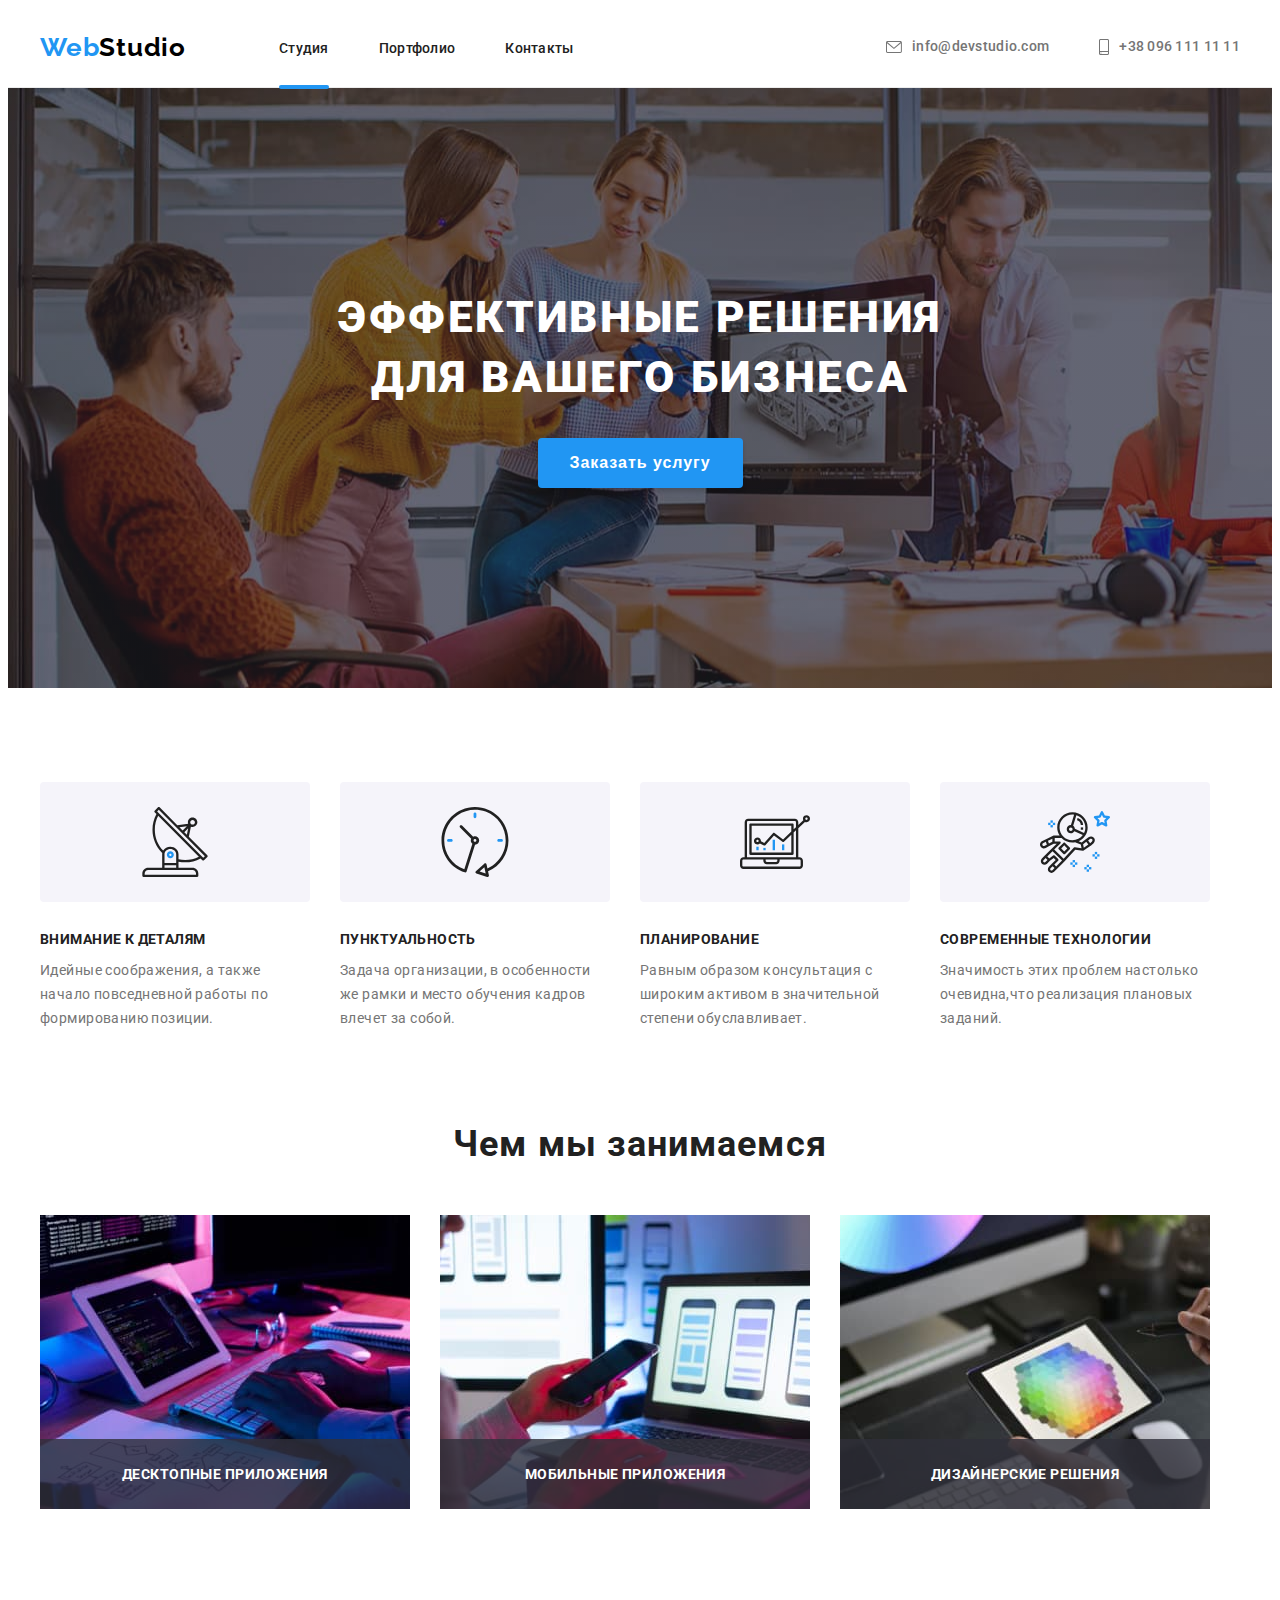
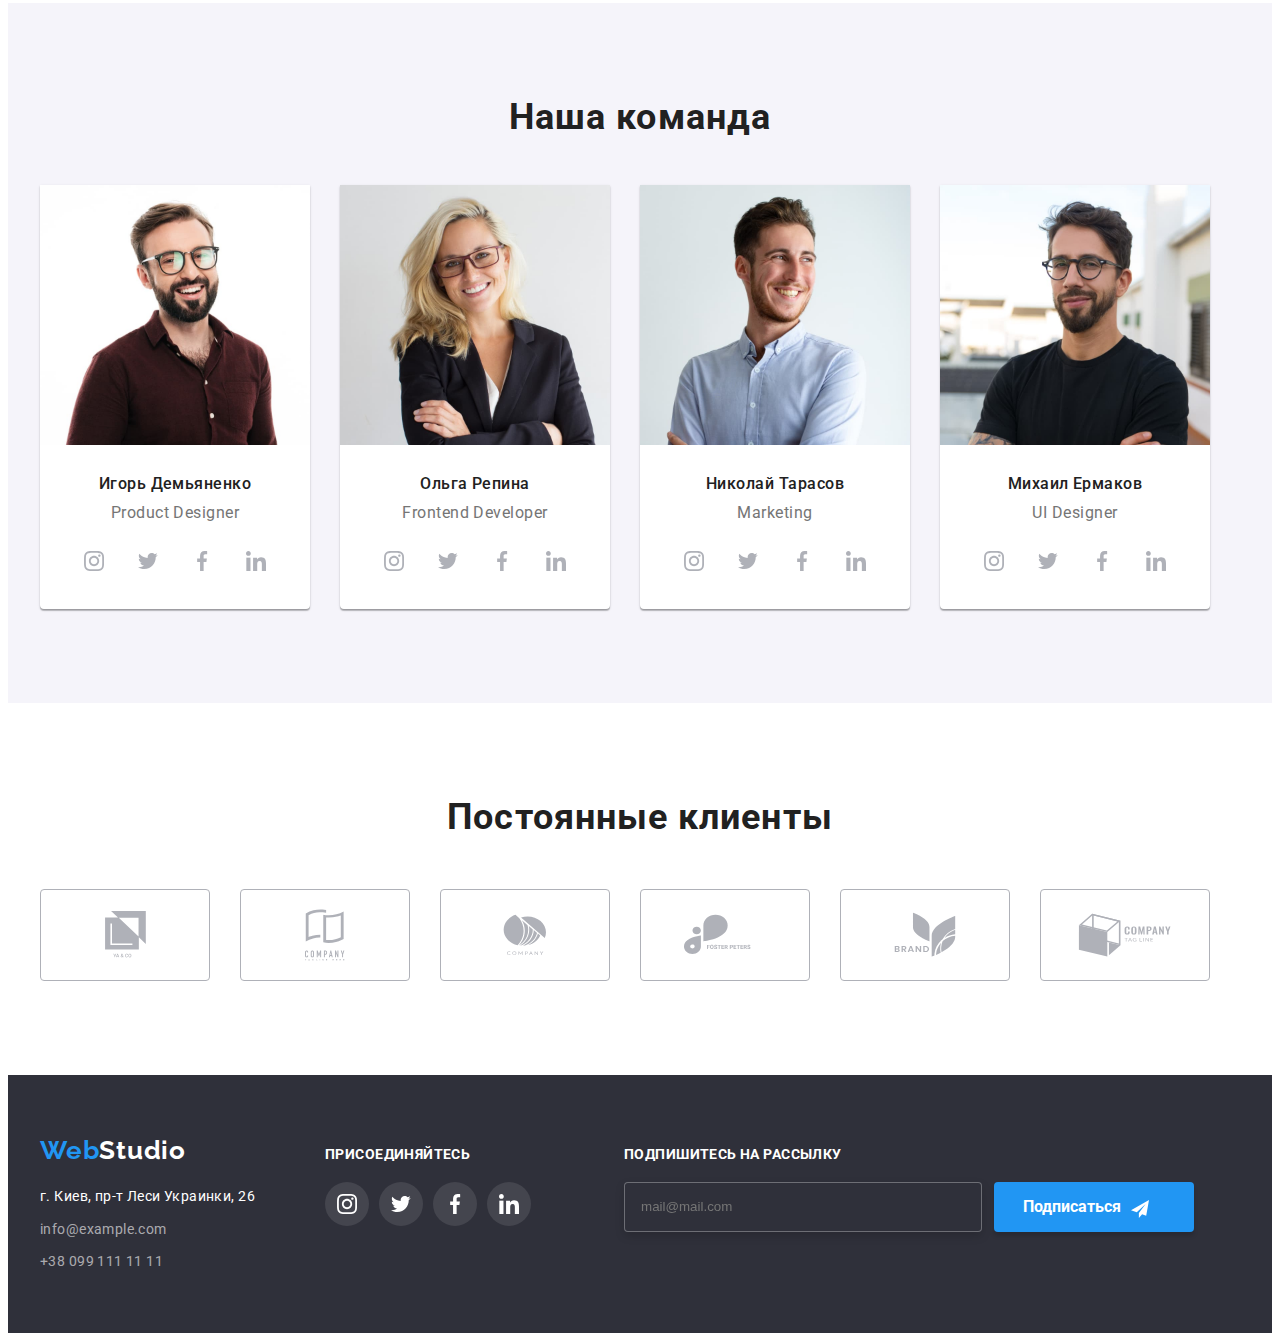
<file: index.html>
<!DOCTYPE html>
<html lang="ru">
  <head>
    <meta charset="UTF-8" />
    <meta http-equiv="X-UA-Compatible" content="IE=edge" />
    <meta name="viewport" content="width=device-width, initial-scale=1.0" />
    <title lang="en">WebStudio</title>
    <link rel="preconnect" href="https://fonts.gstatic.com" />
    <link
      href="https://fonts.googleapis.com/css2?family=Raleway:wght@700&family=Roboto:wght@400;500;700;900&display=swap"
      rel="stylesheet"
    />
    <link
      rel="stylesheet"
      href="https://cdnjs.cloudflare.com/ajax/libs/modern-normalize/1.1.0/modern-normalize.min.css"
      integrity="sha512-wpPYUAdjBVSE4KJnH1VR1HeZfpl1ub8YT/NKx4PuQ5NmX2tKuGu6U/JRp5y+Y8XG2tV+wKQpNHVUX03MfMFn9Q=="
      crossorigin="anonymous"
      referrerpolicy="no-referrer"
    />
    <link
      rel="stylesheet"
      href="https://cdnjs.cloudflare.com/ajax/libs/animate.css/4.1.1/animate.min.css"
    />
    <link rel="stylesheet" href="./css/styles.css" />
  </head>
  <body>
    <!--Hader-->
    <header class="header">
      <div class="container header-container">
        <nav class="navigation">
          <a class="logo link" href="./" lang="en"><span class="logo-type">Web</span>Studio</a>
          <ul class="menu list">
            <li class="menu-item">
              <a class="menu-link curent link" href="./index.html">Студия</a>
            </li>
            <li class="menu-item">
              <a class="menu-link link" href="./portfolio.html">Портфолио</a>
            </li>
            <li class="menu-item">
              <a class="menu-link link" href="">Контакты</a>
            </li>
          </ul>
        </nav>
        <ul class="contacts-list list">
          <li class="contacts-mail-tel">
            <a class="contacts-mail link" href="mailto:info@devstudio.com">
              <svg class="icon-contact" width="16px" height="12px">
                <use href="./images/icons.svg#icon-mail"></use>
              </svg>
              info@devstudio.com</a
            >
          </li>
          <li class="contacts-mail-tel">
            <a class="contacts-phone-number link" href="tel:+380961111111">
              <svg class="icon-contact" width="10px" height="16px">
                <use href="./images/icons.svg#icon-smartphone"></use>
              </svg>
              +38 096 111 11 11</a
            >
          </li>
        </ul>
      </div>
    </header>
    <!--HeroSection-->
    <main>
      <section class="hero">
        <div class="container">
          <h1 class="hero-title">
            Эффективные решения<br />
            для вашего бизнеса
          </h1>

          <button class="modal-btn" type="button" data-modal-open>Заказать услугу</button>
        </div>
      </section>
      <!--Advantages-->
      <section class="advantages">
        <div class="container advantages-container">
          <h2 class="advantages-title visually-hidden">Преимущества</h2>
          <ul class="advantages-list list">
            <li class="advantages-list-item">
              <div class="icon-group">
                <svg width="70px" height="70px">
                  <use href="./images/icons.svg#icon-antenna"></use>
                </svg>
              </div>
              <h3 class="advantages-title-item">Внимание к деталям</h3>
              <p class="advantages-text">
                Идейные соображения, а также<br />
                начало повседневной работы по<br />
                формированию позиции.
              </p>
            </li>
            <li class="advantages-list-item">
              <div class="icon-group">
                <svg width="70px" height="70px">
                  <use href="./images/icons.svg#icon-clock"></use>
                </svg>
              </div>
              <h3 class="advantages-title-item">Пунктуальность</h3>
              <p class="advantages-text">
                Задача организации, в особенности<br />
                же рамки и место обучения кадров<br />
                влечет за собой.
              </p>
            </li>
            <li class="advantages-list-item">
              <div class="icon-group">
                <svg width="70px" height="70px">
                  <use href="./images/icons.svg#icon-diagram"></use>
                </svg>
              </div>
              <h3 class="advantages-title-item">Планирование</h3>
              <p class="advantages-text">
                Равным образом консультация с<br />
                широким активом в значительной<br />
                степени обуславливает.
              </p>
            </li>
            <li class="advantages-list-item">
              <div class="icon-group">
                <svg width="70px" height="70px">
                  <use href="./images/icons.svg#icon-astronaut"></use>
                </svg>
              </div>
              <h3 class="advantages-title-item">Современные технологии</h3>
              <p class="advantages-text">
                Значимость этих проблем настолько<br />
                очевидна,что реализация плановых<br />
                заданий.
              </p>
            </li>
          </ul>
        </div>
      </section>
      <!--About As-->
      <section class="about-as">
        <div class="container">
          <h2 class="about-as-title">Чем мы занимаемся</h2>
          <ul class="about-as-list list">
            <li class="about-as-item">
              <article class="product">
                <img src="./images/about-as/pic1.jpg" alt="Верстка" width="370" height="294" />
                <div class="product-thumb">
                  <h3 class="products-actions-title">Десктопные приложения</h3>
                </div>
              </article>
            </li>
            <li class="about-as-item">
              <article class="product">
                <img src="./images/about-as/pic2.jpg" alt="Дизайн" width="370" height="294" />
                <div class="product-thumb">
                  <h3 class="products-actions-title">Мобильные приложения</h3>
                </div>
              </article>
            </li>
            <li class="about-as-item">
              <article class="product">
                <img src="./images/about-as/pic3.jpg" alt="Оформление" width="370" height="294" />
                <div class="product-thumb">
                  <h3 class="products-actions-title">Дизайнерские решения</h3>
                </div>
              </article>
            </li>
          </ul>
        </div>
      </section>
      <!--Our Team-->
      <section class="our-team">
        <div class="our-team-container container">
          <h2 class="our-team-title">Наша команда</h2>
          <ul class="our-team-list list">
            <li class="our-team-item">
              <img src="./images/team/igor.jpg" alt="Игорь Демьяненко" width="270" height="260" />
              <div class="people">
                <h3 class="our-team-people">Игорь Демьяненко</h3>
                <p class="our-team-text" lang="en">Product Designer</p>
                <ul class="social-list list">
                  <li class="social-list-item">
                    <a href="" class="social-list-link link">
                      <svg class="social-list-icon" width="20px" height="20px">
                        <use href="./images/icons.svg#icon-instagram"></use>
                      </svg>
                    </a>
                  </li>
                  <li class="social-list-item">
                    <a href="" class="social-list-link link">
                      <svg class="social-list-icon" width="20px" height="20px">
                        <use href="./images/icons.svg#icon-twitter"></use>
                      </svg>
                    </a>
                  </li>
                  <li class="social-list-item">
                    <a href="" class="social-list-link link">
                      <svg class="social-list-icon" width="20px" height="20px">
                        <use href="./images/icons.svg#icon-facebook"></use>
                      </svg>
                    </a>
                  </li>
                  <li class="social-list-item">
                    <a href="" class="social-list-link link">
                      <svg class="social-list-icon" width="20px" height="20px">
                        <use href="./images/icons.svg#icon-linkedin"></use>
                      </svg>
                    </a>
                  </li>
                </ul>
              </div>
            </li>
            <li class="our-team-item">
              <img src="./images/team/olga.jpg" alt="Ольга Репина" width="270" height="260" />
              <div class="people">
                <h3 class="our-team-people">Ольга Репина</h3>
                <p class="our-team-text" lang="en">Frontend Developer</p>
                <ul class="social-list list">
                  <li class="social-list-item">
                    <a href="" class="social-list-link link">
                      <svg class="social-list-icon" width="20px" height="20px">
                        <use href="./images/icons.svg#icon-instagram"></use>
                      </svg>
                    </a>
                  </li>
                  <li class="social-list-item">
                    <a href="" class="social-list-link link">
                      <svg class="social-list-icon" width="20px" height="20px">
                        <use href="./images/icons.svg#icon-twitter"></use>
                      </svg>
                    </a>
                  </li>
                  <li class="social-list-item">
                    <a href="" class="social-list-link link">
                      <svg class="social-list-icon" width="20px" height="20px">
                        <use href="./images/icons.svg#icon-facebook"></use>
                      </svg>
                    </a>
                  </li>
                  <li class="social-list-item">
                    <a href="" class="social-list-link link">
                      <svg class="social-list-icon" width="20px" height="20px">
                        <use href="./images/icons.svg#icon-linkedin"></use>
                      </svg>
                    </a>
                  </li>
                </ul>
              </div>
            </li>
            <li class="our-team-item">
              <img src="./images/team/nikolaj.jpg" alt="Николай Тарасов" width="270" height="260" />
              <div class="people">
                <h3 class="our-team-people">Николай Тарасов</h3>
                <p class="our-team-text" lang="en">Marketing</p>
                <ul class="social-list list">
                  <li class="social-list-item">
                    <a href="" class="social-list-link link">
                      <svg class="social-list-icon" width="20px" height="20px">
                        <use href="./images/icons.svg#icon-instagram"></use>
                      </svg>
                    </a>
                  </li>
                  <li class="social-list-item">
                    <a href="" class="social-list-link link">
                      <svg class="social-list-icon" width="20px" height="20px">
                        <use href="./images/icons.svg#icon-twitter"></use>
                      </svg>
                    </a>
                  </li>
                  <li class="social-list-item">
                    <a href="" class="social-list-link link">
                      <svg class="social-list-icon" width="20px" height="20px">
                        <use href="./images/icons.svg#icon-facebook"></use>
                      </svg>
                    </a>
                  </li>
                  <li class="social-list-item">
                    <a href="" class="social-list-link link">
                      <svg class="social-list-icon" width="20px" height="20px">
                        <use href="./images/icons.svg#icon-linkedin"></use>
                      </svg>
                    </a>
                  </li>
                </ul>
              </div>
            </li>
            <li class="our-team-item">
              <img src="./images/team/mihail.jpg" alt="Михаил Ермаков" width="270" height="260" />
              <div class="people">
                <h3 class="our-team-people">Михаил Ермаков</h3>
                <p class="our-team-text" lang="en">UI Designer</p>
                <ul class="social-list list">
                  <li class="social-list-item">
                    <a href="" class="social-list-link link">
                      <svg class="social-list-icon" width="20px" height="20px">
                        <use href="./images/icons.svg#icon-instagram"></use>
                      </svg>
                    </a>
                  </li>
                  <li class="social-list-item">
                    <a href="" class="social-list-link link">
                      <svg class="social-list-icon" width="20px" height="20px">
                        <use href="./images/icons.svg#icon-twitter"></use>
                      </svg>
                    </a>
                  </li>
                  <li class="social-list-item">
                    <a href="" class="social-list-link link">
                      <svg class="social-list-icon" width="20px" height="20px">
                        <use href="./images/icons.svg#icon-facebook"></use>
                      </svg>
                    </a>
                  </li>
                  <li class="social-list-item">
                    <a href="" class="social-list-link link">
                      <svg class="social-list-icon" width="20px" height="20px">
                        <use href="./images/icons.svg#icon-linkedin"></use>
                      </svg>
                    </a>
                  </li>
                </ul>
              </div>
            </li>
          </ul>
        </div>
      </section>
      <!--OurPartners-->
      <section class="our-partners">
        <div class="container our-partners-container">
          <h2 class="our-partners-title">Постоянные клиенты</h2>
          <ul class="our-partners-list list">
            <li class="our-partners-item">
              <a href="" class="our-partners-list-link">
                <svg class="icon-partners" width="41px" height="46.7px">
                  <use href="./images/icons.svg#icon-group"></use>
                </svg>
              </a>
            </li>
            <li class="our-partners-item">
              <a href="" class="our-partners-list-link">
                <svg class="icon-partners" width="40px" height="52px">
                  <use href="./images/icons.svg#icon-group-2"></use>
                </svg>
              </a>
            </li>
            <li class="our-partners-item">
              <a href="" class="our-partners-list-link">
                <svg class="icon-partners" width="43.46px" height="41.18px">
                  <use href="./images/icons.svg#icon-group-3"></use>
                </svg>
              </a>
            </li>
            <li class="our-partners-item">
              <a href="" class="our-partners-list-link">
                <svg class="icon-partners" width="84.44px" height="40.62px">
                  <use href="./images/icons.svg#icon-group-4"></use>
                </svg>
              </a>
            </li>
            <li class="our-partners-item">
              <a href="" class="our-partners-list-link">
                <svg class="icon-partners" width="62.54px" height="45.43px">
                  <use href="./images/icons.svg#icon-group-5"></use>
                </svg>
              </a>
            </li>
            <li class="our-partners-item">
              <a href="" class="our-partners-list-link">
                <svg class="icon-partners" width="93.79px" height="43.93px">
                  <use href="./images/icons.svg#icon-group-6"></use>
                </svg>
              </a>
            </li>
          </ul>
        </div>
      </section>
      <!--EndOurPartners-->
    </main>
    <!--Footer-->
    <footer class="footer">
      <div class="flex-footer container">
        <div class="footer-contacts">
          <h2 class="contacts visually-hidden">Контакты</h2>
          <a class="logo-footer link" href="./" lang="en"
            ><span class="logo-type-footer">Web</span>Studio</a
          >
          <address class="address">
            <ul class="address-list list">
              <li class="address-item">
                <a
                  class="address-company link"
                  href="https://goo.gl/maps/BbPh7oP68rW8EFUw8"
                  target="_blank"
                  rel="noopener noreferrer"
                  >г. Киев, пр-т Леси Украинки, 26</a
                >
              </li>
              <li class="address-item">
                <a class="address-mail link" href="mailto:info@example.com">info@example.com</a>
              </li>
              <li class="address-item">
                <a class="address-phone link" href="tel:+380991111111">+38 099 111 11 11</a>
              </li>
            </ul>
          </address>
        </div>
        <div class="footer-link">
          <h2 class="footer-title">присоединяйтесь</h2>
          <ul class="footer-social-list list">
            <li class="footer-social-item">
              <a href="" class="footer-social-link link">
                <svg class="social-list-icon" width="20px" height="20px">
                  <use href="./images/icons.svg#icon-instagram"></use>
                </svg>
              </a>
            </li>
            <li class="footer-social-item">
              <a href="" class="footer-social-link link">
                <svg class="social-list-icon" width="20px" height="20px">
                  <use href="./images/icons.svg#icon-twitter"></use>
                </svg>
              </a>
            </li>
            <li class="footer-social-item">
              <a href="" class="footer-social-link link">
                <svg class="social-list-icon" width="20px" height="20px">
                  <use href="./images/icons.svg#icon-facebook"></use>
                </svg>
              </a>
            </li>
            <li class="footer-social-item">
              <a href="" class="footer-social-link link">
                <svg class="social-list-icon" width="20px" height="20px">
                  <use href="./images/icons.svg#icon-linkedin"></use>
                </svg>
              </a>
            </li>
          </ul>
        </div>
        <div class="footer-form">
          <h2 class="form-title">Подпишитесь на рассылку</h2>
          <form class="form js-subscribe-form" autocomplete="off">
            <input
              class="input-form"
              type="text"
              name="email"
              placeholder="mail@mail.com"
              required
            />
            <button class="form-btn" type="submit">
              Подписаться
              <span class="icon-form-btn">
                <svg width="18px" height="18px">
                  <use href="./images/icons.svg#icon-iconsend"></use>
                </svg>
              </span>
            </button>
          </form>
        </div>
      </div>
    </footer>
    <div class="backdrop is-hidden" data-modal>
      <div class="modal-window">
        <button class="button-close" data-modal-close>
          <svg width="24px" height="24px">
            <use href="./images/icons.svg#icon-close"></use>
          </svg>
        </button>
        <h3 class="modal-window-form-title">Оставьте свои данные, мы вам перезвоним</h3>
        <form class="modal-window-form js-modal-form" autocomplete="off">
          <div class="form-field">
            <label class="form-label" for="name">Имя</label>
            <input
              class="input-form-decor"
              type="text"
              name="name"
              id="name"
              placeholder="Oleksandr"
              required
              minlength="2"
              autocomplete="none"
            />
            <span class="modal-icon-svg">
              <svg width="18px" height="18px">
                <use href="./images/icons.svg#icon-person"></use>
              </svg>
            </span>
          </div>
          <div class="form-field">
            <label class="form-label" for="tel">Телефон</label>
            <input
              class="input-form-decor"
              type="tel"
              name="tel"
              id="tel"
              placeholder="067-000-00-00"
              required
              pattern="[0-9]{3}-[0-9]{3}-[0-9]{2}-[0-9]{2}"
              title="067-000-00-00"
              autocomplete="none"
            />
            <span class="modal-icon-svg">
              <svg width="18px" height="18px">
                <use href="./images/icons.svg#icon-phone"></use>
              </svg>
            </span>
          </div>
          <div class="form-field">
            <label class="form-label" for="mail">Почта</label>
            <input
              class="input-form-decor"
              type="email"
              name="email"
              id="mail"
              placeholder="mail@mail.com"
              required
              autocomplete="none"
            />
            <span class="modal-icon-svg">
              <svg width="18px" height="18px">
                <use href="./images/icons.svg#icon-email"></use>
              </svg>
            </span>
          </div>
          <div class="form-field">
            <label class="form-label" for="comment">Комментарий</label>
            <textarea
              class="text-area-decor"
              name="comment"
              id="comment"
              placeholder="Введите текст"
            ></textarea>
          </div>

          <div class="accept">
            <label class="label-accept" for="accept">
              <input
                class="checkbox-input"
                type="checkbox"
                name="accept"
                value="accept"
                id="accept"
              />
              <span class="checkbox-icon"></span>
              Соглашаюсь с рассылкой и принимаю
              <a class="link form-link-pdf" href="">Условия договора</a>
            </label>
          </div>

          <button class="modal-form-btn" type="submit">Отправить</button>
        </form>
      </div>
    </div>
    <script src="./js/modal.js"></script>
    <script src="./js/js-subscribe-form.js"></script>
    <script src="./js/js-modal-form.js"></script>
  </body>
</html>
</file>
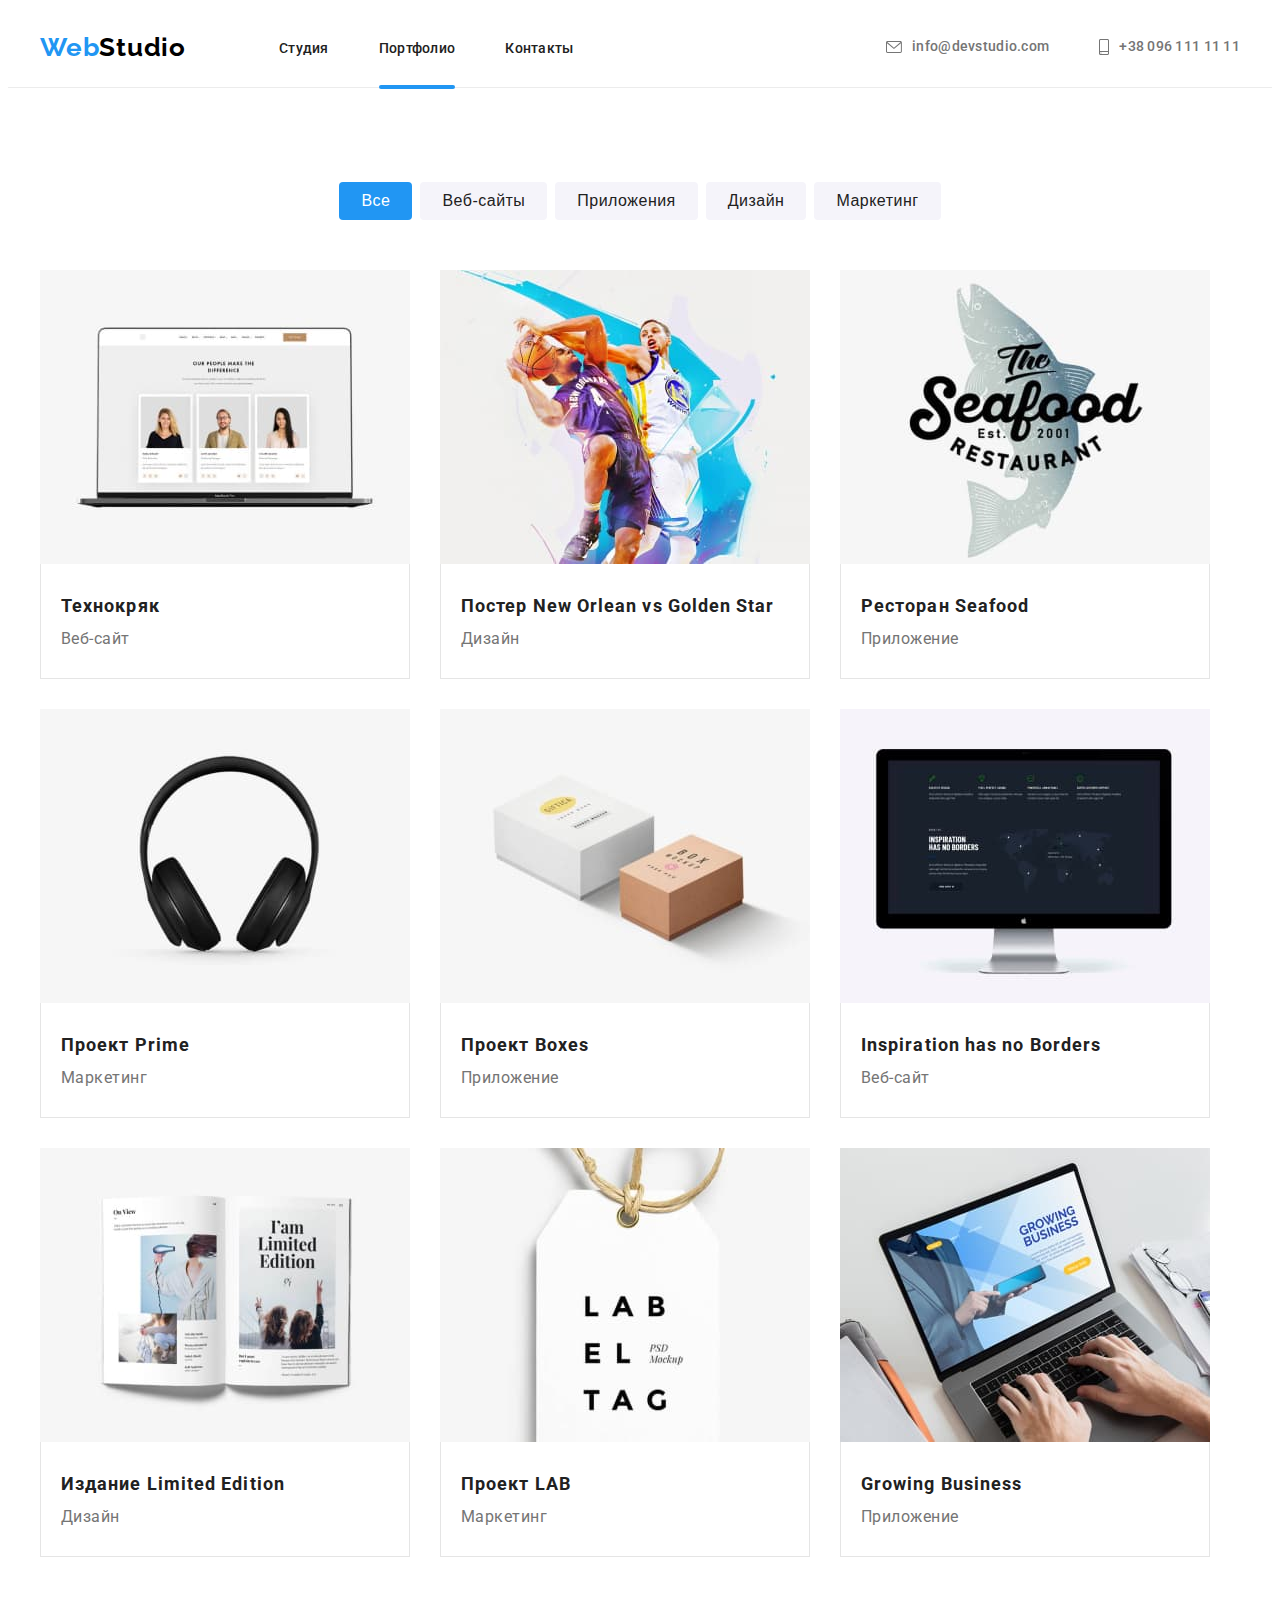
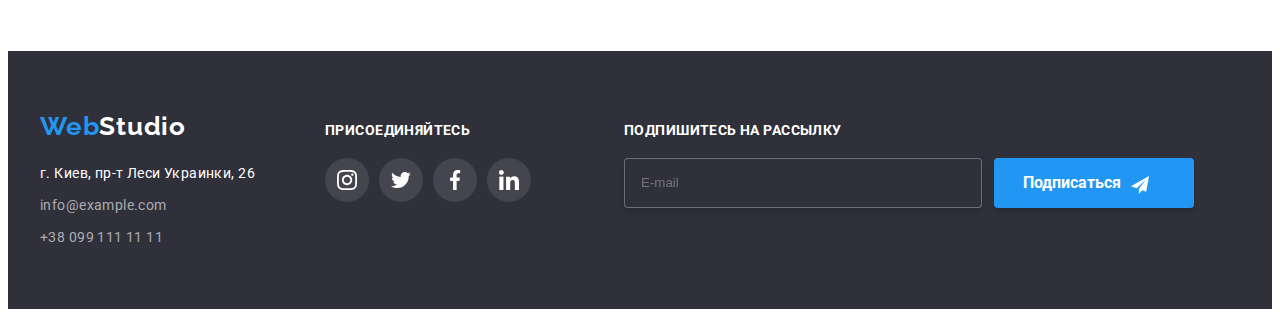
<file: portfolio.html>
<!DOCTYPE html>
<html lang="ru">
  <head>
    <meta charset="UTF-8" />
    <meta http-equiv="X-UA-Compatible" content="IE=edge" />
    <meta name="viewport" content="width=device-width, initial-scale=1.0" />
    <title>Портфолио</title>
    <link rel="preconnect" href="https://fonts.gstatic.com" />
    <link
      href="https://fonts.googleapis.com/css2?family=Raleway:wght@700&family=Roboto:wght@400;500;700;900&display=swap"
      rel="stylesheet"
    />
    <link
      rel="stylesheet"
      href="https://cdnjs.cloudflare.com/ajax/libs/modern-normalize/1.1.0/modern-normalize.min.css"
      integrity="sha512-wpPYUAdjBVSE4KJnH1VR1HeZfpl1ub8YT/NKx4PuQ5NmX2tKuGu6U/JRp5y+Y8XG2tV+wKQpNHVUX03MfMFn9Q=="
      crossorigin="anonymous"
      referrerpolicy="no-referrer"
    />
    <link
      rel="stylesheet"
      href="https://cdnjs.cloudflare.com/ajax/libs/animate.css/4.1.1/animate.min.css"
    />
    <link rel="stylesheet" href="./css/styles.css" />
  </head>
  <body>
    <!--Hader-->
    <header class="header">
      <div class="container header-container">
        <nav class="navigation">
          <a class="logo link" href="./" lang="en"><span class="logo-type">Web</span>Studio</a>
          <ul class="menu list">
            <li class="menu-item">
              <a class="menu-link link" href="./index.html">Студия</a>
            </li>
            <li class="menu-item">
              <a class="menu-link curent link" href="./portfolio.html">Портфолио</a>
            </li>
            <li class="menu-item">
              <a class="menu-link link" href="">Контакты</a>
            </li>
          </ul>
        </nav>
        <ul class="contacts-list list">
          <li class="contacts-mail-tel">
            <a class="contacts-mail link" href="mailto:info@devstudio.com">
              <svg class="icon-contact" width="16px" height="12px">
                <use href="./images/icons.svg#icon-mail"></use>
              </svg>
              info@devstudio.com</a
            >
          </li>
          <li class="contacts-mail-tel">
            <a class="contacts-phone-number link" href="tel:+380961111111">
              <svg class="icon-contact" width="10px" height="16px">
                <use href="./images/icons.svg#icon-smartphone"></use>
              </svg>
              +38 096 111 11 11</a
            >
          </li>
        </ul>
      </div>
    </header>
    <!--Portfolio-->
    <main>
      <section class="main-container-portfolio">
        <div class="container">
          <h1 class="portfolio-title visually-hidden">Портфолио</h1>
          <ul class="porfolio-list list">
            <li class="portfolio-item portfolio-btn-item">
              <button class="portfolio-btn curent" type="button">Все</button>
            </li>
            <li class="portfolio-item portfolio-btn-item">
              <button class="portfolio-btn" type="button">Веб-сайты</button>
            </li>
            <li class="portfolio-item portfolio-btn-item">
              <button class="portfolio-btn" type="button">Приложения</button>
            </li>
            <li class="portfolio-item portfolio-btn-item">
              <button class="portfolio-btn" type="button">Дизайн</button>
            </li>
            <li class="portfolio-item portfolio-btn-item">
              <button class="portfolio-btn" type="button">Маркетинг</button>
            </li>
          </ul>
          <ul class="portfolio-projects list">
            <li class="portfolio-item portfolio-item-card">
              <article class="portfolio-product">
                <a class="link portfolio-link-overlay" href="">
                  <div class="portfolio-thumb">
                    <img
                      src="./images/portfolio/технокряк.jpg"
                      alt="Технокряк"
                      width="370"
                      height="294"
                    />
                    <div class="overlay">
                      <p class="portfolio-thumb-text">
                        Технокряк это современная площадка распространения коронавируса. Компании
                        используют эту платформу для цифрового шпионажа и атак на защищённые сервера
                        конкурентов.
                      </p>
                    </div>
                  </div>
                  <div class="card">
                    <h3 class="portfolio-title-item">Технокряк</h3>
                    <p class="portfolio-text">Веб-сайт</p>
                  </div>
                </a>
              </article>
            </li>
            <li class="portfolio-item portfolio-item-card">
              <article class="portfolio-product">
                <a class="link portfolio-link-overlay" href="">
                  <div class="portfolio-thumb">
                    <img
                      src="./images/portfolio/neworleanvsgoldenstar.jpg"
                      alt="Постер New Orlean vs Golden Star"
                      width="370"
                      height="294"
                    />
                    <p class="portfolio-thumb-text">
                      Технокряк это современная площадка распространения коронавируса. Компании
                      используют эту платформу для цифрового шпионажа и атак на защищённые сервера
                      конкурентов.
                    </p>
                  </div>
                  <div class="card">
                    <h3 class="portfolio-title-item">
                      Постер <span lang="en">New Orlean vs Golden Star</span>
                    </h3>
                    <p class="portfolio-text">Дизайн</p>
                  </div>
                </a>
              </article>
            </li>
            <li class="portfolio-item portfolio-item-card">
              <article class="portfolio-product">
                <a class="link portfolio-link-overlay" href="">
                  <div class="portfolio-thumb">
                    <img
                      src="./images/portfolio/seafood.jpg"
                      alt="Ресторан Seafood"
                      width="370"
                      height="294"
                    />
                    <p class="portfolio-thumb-text">
                      Технокряк это современная площадка распространения коронавируса. Компании
                      используют эту платформу для цифрового шпионажа и атак на защищённые сервера
                      конкурентов.
                    </p>
                  </div>
                  <div class="card">
                    <h3 class="portfolio-title-item">Ресторан <span lang="en">Seafood</span></h3>
                    <p class="portfolio-text">Приложение</p>
                  </div>
                </a>
              </article>
            </li>
            <li class="portfolio-item portfolio-item-card">
              <article class="portfolio-product">
                <a class="link portfolio-link-overlay" href="">
                  <div class="portfolio-thumb">
                    <img
                      src="./images/portfolio/prime.jpg"
                      alt="Проект Prime"
                      width="370"
                      height="294"
                    />
                    <p class="portfolio-thumb-text">
                      Технокряк это современная площадка распространения коронавируса. Компании
                      используют эту платформу для цифрового шпионажа и атак на защищённые сервера
                      конкурентов.
                    </p>
                  </div>
                  <div class="card">
                    <h3 class="portfolio-title-item">Проект <span lang="en">Prime</span></h3>
                    <p class="portfolio-text">Маркетинг</p>
                  </div>
                </a>
              </article>
            </li>
            <li class="portfolio-item portfolio-item-card">
              <article class="portfolio-product">
                <a class="link portfolio-link-overlay" href="">
                  <div class="portfolio-thumb">
                    <img
                      src="./images/portfolio/boxes.jpg"
                      alt="Проект Boxes"
                      width="370"
                      height="294"
                    />
                    <p class="portfolio-thumb-text">
                      Технокряк это современная площадка распространения коронавируса. Компании
                      используют эту платформу для цифрового шпионажа и атак на защищённые сервера
                      конкурентов.
                    </p>
                  </div>
                  <div class="card">
                    <h3 class="portfolio-title-item">Проект <span lang="en">Boxes</span></h3>
                    <p class="portfolio-text">Приложение</p>
                  </div>
                </a>
              </article>
            </li>
            <li class="portfolio-item portfolio-item-card">
              <article class="portfolio-product">
                <a class="link portfolio-link-overlay" href="">
                  <div class="portfolio-thumb">
                    <img
                      src="./images/portfolio/borders.jpg"
                      alt="Inspiration has no Borders"
                      width="370"
                      height="294"
                    />
                    <p class="portfolio-thumb-text">
                      Технокряк это современная площадка распространения коронавируса. Компании
                      используют эту платформу для цифрового шпионажа и атак на защищённые сервера
                      конкурентов.
                    </p>
                  </div>
                  <div class="card">
                    <h3 class="portfolio-title-item" lang="en">Inspiration has no Borders</h3>
                    <p class="portfolio-text">Веб-сайт</p>
                  </div>
                </a>
              </article>
            </li>
            <li class="portfolio-item portfolio-item-card">
              <article class="portfolio-product">
                <a class="link portfolio-link-overlay" href="">
                  <div class="portfolio-thumb">
                    <img
                      src="./images/portfolio/limitededition.jpg"
                      alt="Издание Limited Edition"
                      width="370"
                      height="294"
                    />
                    <p class="portfolio-thumb-text">
                      Технокряк это современная площадка распространения коронавируса. Компании
                      используют эту платформу для цифрового шпионажа и атак на защищённые сервера
                      конкурентов.
                    </p>
                  </div>
                  <div class="card">
                    <h3 class="portfolio-title-item">
                      Издание <span lang="en">Limited Edition</span>
                    </h3>
                    <p class="portfolio-text">Дизайн</p>
                  </div>
                </a>
              </article>
            </li>
            <li class="portfolio-item portfolio-item-card">
              <article class="portfolio-product">
                <a class="link portfolio-link-overlay" href="">
                  <div class="portfolio-thumb">
                    <img
                      src="./images/portfolio/lab.jpg"
                      alt="Проект LAB"
                      width="370"
                      height="294"
                    />
                    <p class="portfolio-thumb-text">
                      Технокряк это современная площадка распространения коронавируса. Компании
                      используют эту платформу для цифрового шпионажа и атак на защищённые сервера
                      конкурентов.
                    </p>
                  </div>
                  <div class="card">
                    <h3 class="portfolio-title-item">Проект <span lang="en">LAB</span></h3>
                    <p class="portfolio-text">Маркетинг</p>
                  </div>
                </a>
              </article>
            </li>
            <li class="portfolio-item portfolio-item-card">
              <article class="portfolio-product">
                <a class="link portfolio-link-overlay" href="">
                  <div class="portfolio-thumb">
                    <img
                      src="./images/portfolio/growingbusiness.jpg"
                      alt="Inspiration has no Borders"
                      width="370"
                      height="294"
                    />
                    <p class="portfolio-thumb-text">
                      Технокряк это современная площадка распространения коронавируса. Компании
                      используют эту платформу для цифрового шпионажа и атак на защищённые сервера
                      конкурентов.
                    </p>
                  </div>
                  <div class="card">
                    <h3 class="portfolio-title-item" lang="en">Growing Business</h3>
                    <p class="portfolio-text">Приложение</p>
                  </div>
                </a>
              </article>
            </li>
          </ul>
        </div>
      </section>
    </main>
    <!--Footer-->
    <footer class="footer">
      <div class="flex-footer container">
        <div class="footer-contacts">
          <h2 class="contacts visually-hidden">Контакты</h2>
          <a class="logo-footer link" href="./" lang="en"
            ><span class="logo-type-footer">Web</span>Studio</a
          >
          <address class="address">
            <ul class="address-list list">
              <li class="address-item">
                <a
                  class="address-company link"
                  href="https://goo.gl/maps/BbPh7oP68rW8EFUw8"
                  target="_blank"
                  rel="noopener noreferrer"
                  >г. Киев, пр-т Леси Украинки, 26</a
                >
              </li>
              <li class="address-item">
                <a class="address-mail link" href="mailto:info@example.com">info@example.com</a>
              </li>
              <li class="address-item">
                <a class="address-phone link" href="tel:+380991111111">+38 099 111 11 11</a>
              </li>
            </ul>
          </address>
        </div>
        <div class="footer-link">
          <h2 class="footer-title">присоединяйтесь</h2>
          <ul class="footer-social-list list">
            <li class="footer-social-item">
              <a href="" class="footer-social-link link">
                <svg class="social-list-icon" width="20px" height="20px">
                  <use href="./images/icons.svg#icon-instagram"></use>
                </svg>
              </a>
            </li>
            <li class="footer-social-item">
              <a href="" class="footer-social-link link">
                <svg class="social-list-icon" width="20px" height="20px">
                  <use href="./images/icons.svg#icon-twitter"></use>
                </svg>
              </a>
            </li>
            <li class="footer-social-item">
              <a href="" class="footer-social-link link">
                <svg class="social-list-icon" width="20px" height="20px">
                  <use href="./images/icons.svg#icon-facebook"></use>
                </svg>
              </a>
            </li>
            <li class="footer-social-item">
              <a href="" class="footer-social-link link">
                <svg class="social-list-icon" width="20px" height="20px">
                  <use href="./images/icons.svg#icon-linkedin"></use>
                </svg>
              </a>
            </li>
          </ul>
        </div>
        <div class="footer-form">
          <h2 class="form-title">Подпишитесь на рассылку</h2>
          <form class="form js-subscribe-form" autocomplete="off">
            <input class="input-form" type="text" name="email" placeholder="E-mail" />
            <button class="form-btn" type="submit">
              Подписаться
              <span class="icon-form-btn">
                <svg width="18px" height="18px">
                  <use href="./images/icons.svg#icon-iconsend"></use>
                </svg>
              </span>
            </button>
          </form>
        </div>
      </div>
    </footer>
    <script src="./js/js-subscribe-form.js"></script>
  </body>
</html>
</file>
<file: css/styles.css>
/*--------------------Variables--------------------*/
:root {
  --main-font: 'Roboto', sans-serif;
  --secondary-font: 'Raleway', sans-serif;
  --accent-color: #2196f3;
  --portfolio-btn: #f5f4fa;
  --timing-function: cubic-bezier(0.4, 0, 0.2, 1);
}

/*-------------------End Variables----------------*/
/*------------------Link List Decor---------------*/
.link {
  text-decoration: none;
}
.list {
  list-style: none;
}
.visually-hidden {
  position: absolute;
  width: 1px;
  height: 1px;
  margin: -1px;
  border: 0;
  padding: 0;

  white-space: nowrap;
  clip-path: inset(100%);
  clip: rect(0 0 0 0);
  overflow: hidden;
}
/*--------------------End Decor--------------------*/

/*---------------------Reset-----------------------*/
h1,
h2,
h3,
h4,
h5,
h6,
p {
  margin-top: 0;
  margin-bottom: 0;
}
ul,
ol {
  margin-top: 0;
  margin-bottom: 0;
  padding-left: 0;
}

img {
  display: block;
  max-width: 100%;
}
/*---------------------EndReset-----------------------*/

/*----------------------Container---------------------*/

.container {
  width: 1200px;
  margin: 0 auto;
  padding-left: 15px;
  padding-right: 15px;
}

/*-----------------------EndContainer-----------------*/

/*---------------------Style Header---------------*/

.header {
  padding-top: 24px;
  padding-bottom: 24px;
  background-color: #ffffff;
  border-bottom: 1px solid #ececec;
}
.logo {
  font-family: var(--secondary-font);
  font-style: normal;
  font-weight: 700;
  font-size: 26px;
  line-height: 1.19;
  letter-spacing: 0.03em;

  color: #000000;

  margin-right: 93px;
}
.logo-type {
  font-family: var(--secondary-font);
  font-style: normal;
  font-weight: 700;
  font-size: 26px;
  line-height: 1.19;
  letter-spacing: 0.03em;

  color: var(--accent-color);
}
.menu-link {
  font-family: var(--main-font);
  font-weight: 500;
  font-size: 14px;
  line-height: 1.14;
  letter-spacing: 0.02em;

  position: relative;

  color: #212121;

  transition-property: color;
  transition-duration: 250ms;
  transition-timing-function: cubic-bezier(0.4, 0, 0.2, 1);
}
.menu-link::after {
  content: '';
  display: block;
  position: absolute;
  width: 100%;
  height: 4px;
  bottom: -33px;

  background-color: #2196f3;
  border-radius: 2px;
  opacity: 0;
  transition: 250ms var(--timing-function);
}
.menu-item:not(:last-child) {
  margin-right: 50px;
}
.contacts-list {
  margin-left: auto;
}
.menu-link:hover,
.menu-link:focus {
  color: var(--accent-color);
}
.menu-link:hover::after,
.menu-link:focus::after {
  color: var(--accent-color);
  opacity: 1;
}
.menu-link.curent::after {
  color: var(--accent-color);
  content: '';
  display: block;
  position: absolute;
  width: 100%;
  height: 4px;
  bottom: -33px;

  background-color: #2196f3;
  border-radius: 2px;
  opacity: 1;
  transition: 250ms var(--timing-function);
}
.contacts-mail-tel:not(:last-child) {
  margin-right: 50px;
}
.contacts-mail {
  font-family: var(--main-font);
  font-weight: 500;
  font-size: 14px;
  line-height: 1.14;
  letter-spacing: 0.02em;

  color: #757575;

  display: flex;
  align-items: center;

  transition-property: color;
  transition-duration: 250ms;
  transition-timing-function: cubic-bezier(0.4, 0, 0.2, 1);
}
.contacts-mail:hover,
.contacts-mail:focus {
  color: var(--accent-color);
}
.contacts-phone-number {
  font-family: var(--main-font);
  font-weight: 500;
  font-size: 14px;
  line-height: 1.14;
  letter-spacing: 0.02em;

  color: #757575;

  display: flex;
  align-items: center;
  transition-property: color;
  transition-duration: 250ms;
  transition-timing-function: cubic-bezier(0.4, 0, 0.2, 1);
}
.contacts-phone-number:hover,
.contacts-phone-number:focus {
  color: var(--accent-color);
}
.icon-contact {
  fill: currentColor;
  margin-right: 10px;
}
.header-container {
  display: flex;
}
.navigation {
  display: flex;
  align-items: center;
}
.menu {
  display: flex;
  align-items: center;
}
.contacts-list {
  display: flex;
  align-items: center;
}

/*----------------End Header----------------*/

body {
  font-family: var(--main-font);
}

/*----------------Hero-----------------------*/

.hero {
  background-image: linear-gradient(rgba(47, 48, 58, 0.4), rgba(47, 48, 58, 0.4)),
    url('../images/bg-img/bg-img.jpg');
  background-color: #c4c4c4;
  background-size: cover;
  padding-top: 200px;
  padding-bottom: 200px;
}

.hero-title {
  font-weight: 900;
  font-size: 44px;
  line-height: 1.36;
  text-align: center;
  letter-spacing: 0.06em;
  text-transform: uppercase;

  color: #ffffff;

  margin: 0 auto;
  width: 696px;
  margin-bottom: 30px;
}
.modal-btn {
  box-shadow: 0px 4px 4px rgba(0, 0, 0, 0.15);
  border-radius: 4px;
  height: 50px;
  padding: 10px 32px;
  margin-bottom: 200px;

  background-color: var(--accent-color);
  font-weight: 700;
  font-size: 16px;
  line-height: 1.87;
  letter-spacing: 0.06em;

  display: flex;
  align-items: center;
  text-align: center;

  margin: 0 auto;
  cursor: pointer;
  border: none;

  color: #ffffff;
}

/*------------------End Hero-------------------*/

/*----------------Advantages--------------------*/
.advantages {
  background-color: #ffffff;
  padding-top: 94px;
  padding-bottom: 94px;
}
.advantages-container {
  display: flex;
  align-items: center;
}
.icon-group {
  display: flex;
  align-items: center;
  justify-content: center;

  width: 270px;
  height: 120px;

  background: #f5f4fa;
  border-radius: 4px;

  margin-bottom: 30px;
}
.advantages-title-item {
  font-weight: 700;
  font-size: 14px;
  line-height: 1.14;
  letter-spacing: 0.03em;
  text-transform: uppercase;

  color: #212121;
}
.advantages-text {
  font-weight: 400;
  font-size: 14px;
  line-height: 24px;
  letter-spacing: 0.03em;

  color: #757575;
}
.advantages-list {
  display: flex;
  align-items: center;
}
.advantages-list-item {
  width: 270px;
  flex-basis: calc((100% - 120px) / 4);
}
.advantages-list-item:not(:last-child) {
  margin-right: 30px;
}

.advantages-title-item {
  padding-bottom: 10px;
}
/*-----------------End Advantages----------------*/
/*-----------------About AS----------------------*/
.about-as {
  background-color: #ffffff;
  padding-bottom: 94px;
}

.about-as-list {
  display: flex;
  align-items: center;
}
.about-as-title {
  font-weight: 700;
  font-size: 36px;
  line-height: 1.16;
  text-align: center;
  letter-spacing: 0.03em;

  color: #212121;

  margin-bottom: 50px;
}
.about-as-item:not(:last-child) {
  margin-right: 30px;
}

.product {
  display: flex;
  position: relative;
}
.product-thumb {
  width: 370px;
  height: 70px;
  bottom: 0;
  background: rgba(47, 48, 58, 0.8);

  display: flex;
  align-items: center;
  justify-content: center;
  margin: 0 auto;
  text-align: center;

  position: absolute;
}
.products-actions-title {
  font-family: var(--main-font);
  font-style: normal;
  font-weight: 700;
  font-size: 14px;
  line-height: 16px;
  text-align: center;
  letter-spacing: 0.03em;
  text-transform: uppercase;

  color: #ffffff;
}
/*-----------------End About-As------------------*/
/*-----------------Our Team----------------------*/
.our-team {
  background-color: #f5f4fa;
  padding-top: 94px;
  padding-bottom: 94px;
}
.our-team-title {
  font-weight: 700;
  font-size: 36px;
  line-height: 1.16;
  text-align: center;
  letter-spacing: 0.03em;

  color: #212121;

  margin-bottom: 46px;
}
.our-team-list {
  display: flex;
  align-items: center;
  flex-wrap: wrap;
  margin-top: -30px;
  margin-left: -30px;
}
.our-team-people {
  font-weight: 500;
  font-size: 16px;
  line-height: 1.18;
  text-align: center;
  letter-spacing: 0.03em;
  margin-bottom: 10px;

  color: #212121;
}
.people {
  padding-top: 30px;
  padding-bottom: 26px;
  padding-right: 32px;
  padding-left: 32px;
}
.our-team-text {
  font-weight: 400;
  font-size: 16px;
  line-height: 1.18;
  text-align: center;
  letter-spacing: 0.03em;

  color: #757575;

  margin-bottom: 16px;
}
.our-team-item {
  margin-top: 30px;
  margin-left: 30px;

  background: #ffffff;

  box-shadow: 0px 1px 3px rgba(0, 0, 0, 0.12), 0px 1px 1px rgba(0, 0, 0, 0.14),
    0px 2px 1px rgba(0, 0, 0, 0.2);
  border-radius: 0px 0px 4px 4px;
}
.social-list {
  display: flex;
  align-items: center;
  justify-content: space-between;
}

.social-list-link {
  display: flex;
  align-items: center;
  justify-content: center;
  width: 44px;
  height: 44px;
  border-radius: 50%;
  fill: #afb1b8;

  transition-property: fill, background-color;
  transition-duration: 250ms;
  transition-timing-function: cubic-bezier(0.4, 0, 0.2, 1);
}
.social-list-link:hover,
.social-list-link:focus {
  background-color: var(--accent-color);
  fill: #ffffff;
}

/*-----------------End Our Team----------------------*/

/*----------------- Our Partners----------------------*/
.our-partners {
  background-color: #ffffff;
  padding-top: 94px;
  padding-bottom: 94px;
}

.our-partners-title {
  font-weight: 700;
  font-size: 36px;
  line-height: 1.16;
  text-align: center;
  letter-spacing: 0.03em;

  color: #212121;
  margin-bottom: 50px;
}
.our-partners-list {
  fill: #afb1b8;

  display: flex;
  align-items: center;
}
.our-partners-list-link {
  display: flex;
  align-items: center;
  justify-content: center;

  display: flex;
  width: 170px;
  height: 92px;
  left: 215px;
  top: 2493px;

  fill: #afb1b8;

  border: 1px solid #afb1b8;
  box-sizing: border-box;
  border-radius: 4px;

  display: flex;
  align-items: center;
  transition-property: fill, border;

  transition-duration: 250ms;
  transition-timing-function: cubic-bezier(0.4, 0, 0.2, 1);
}
.our-partners-list-link:hover,
.our-partners-list-link:focus {
  fill: var(--accent-color);
  border: 1px solid var(--accent-color);
}
.icon-partners {
  display: flex;
  align-items: center;
}

.our-partners-item:not(:last-child) {
  margin-right: 30px;
}
/*-----------------End Our Partners----------------------*/

/*-----------------Footer-------------------------*/
.footer {
  background-color: #2f303a;
  padding-bottom: 60px;
  padding-top: 60px;
}
.flex-footer {
  display: flex;
  align-items: baseline;
}

.footer-contacts {
  margin-right: 70px;
}
.footer-link {
  margin-right: 93px;
}

.logo-footer {
  font-family: var(--secondary-font);
  font-style: normal;
  font-weight: 700;
  font-size: 26px;
  line-height: 1.19;
  letter-spacing: 0.03em;

  color: #ffffff;

  display: block;
  align-items: center;
  margin-bottom: 20px;
}
.logo-type-footer {
  font-family: var(--secondary-font);
  font-style: normal;
  font-weight: 700;
  font-size: 26px;
  line-height: 1.19;
  letter-spacing: 0.03em;

  color: #2196f3;
}
.footer-title {
  width: 145px;
  height: 16px;

  font-family: var(--main-font);
  font-style: normal;
  font-weight: 700;
  font-size: 14px;
  line-height: 16px;
  letter-spacing: 0.03em;
  text-transform: uppercase;
  text-align: center;
  margin-bottom: 20px;

  color: #ffffff;
  display: block;
}
.address-list {
  display: flex;
  flex-direction: column;
}
.address-item:not(:last-child) {
  margin-bottom: 9px;
}
.address-company {
  font-style: normal;
  font-weight: 400;
  font-size: 14px;
  line-height: 1.71;
  letter-spacing: 0.03em;

  color: #ffffff;

  transition-property: color;
  transition-duration: 250ms;
  transition-timing-function: cubic-bezier(0.4, 0, 0.2, 1);
}
.address-mail {
  font-style: normal;
  font-weight: 400;
  font-size: 14px;
  line-height: 1.71;
  letter-spacing: 0.03em;

  color: rgba(255, 255, 255, 0.6);

  transition-property: color;
  transition-duration: 250ms;
  transition-timing-function: cubic-bezier(0.4, 0, 0.2, 1);
}

.address-phone {
  font-style: normal;
  font-weight: 400;
  font-size: 14px;
  line-height: 21.714px;
  letter-spacing: 0.03em;

  color: rgba(255, 255, 255, 0.6);

  transition-property: color;
  transition-duration: 250ms;
  transition-timing-function: cubic-bezier(0.4, 0, 0.2, 1);
}
.address-company:hover,
.address-company:focus {
  color: rgba(255, 255, 255, 0.6);
}
.address-mail:hover,
.address-mail:focus,
.address-phone:hover,
.address-phone:focus {
  color: #ffffff;
}
.footer-social-list {
  display: flex;
  align-items: center;
}
.footer-social-item {
  display: flex;
}
.footer-social-item:not(:last-child) {
  margin-right: 10px;
}
.footer-social-link {
  display: flex;
  align-items: center;
  justify-content: center;
  width: 44px;
  height: 44px;
  border-radius: 50%;
  background: rgba(255, 255, 255, 0.1);
  fill: #ffffff;
  transition-property: background-color;
  transition-duration: 250ms;
  transition-timing-function: cubic-bezier(0.4, 0, 0.2, 1);
}
.footer-social-link:hover,
.footer-social-link:focus {
  background-color: var(--accent-color);
}
.form {
  display: flex;
  align-items: center;
  justify-content: center;
}

.input-form {
  width: 358px;
  height: 50px;
  left: 815px;
  top: 2787px;

  padding-left: 16px;
  padding-top: 15px;
  padding-bottom: 15px;
  margin-right: 12px;

  background: #2f303a;
  color: #ffffff;

  border: 1px solid rgba(255, 255, 255, 0.3);
  box-sizing: border-box;
  filter: drop-shadow(0px 4px 4px rgba(0, 0, 0, 0.15));
  border-radius: 4px;
}

.form-title {
  margin-bottom: 20px;
  display: block;

  font-family: var(--main-font);
  font-style: normal;
  font-weight: 700;
  font-size: 14px;
  line-height: 16px;
  letter-spacing: 0.03em;
  text-transform: uppercase;

  color: #ffffff;
}
.form-btn {
  width: 200px;
  height: 50px;

  display: flex;

  align-items: center;

  cursor: pointer;
  border: none;

  font-family: var(--main-font);
  font-style: normal;
  font-weight: 700;
  font-size: 16px;
  line-height: 30px;
  padding-left: 29px;

  color: #ffffff;

  background: #2196f3;
  box-shadow: 0px 4px 4px rgba(0, 0, 0, 0.15);
  border-radius: 4px;
}
.icon-form-btn {
  height: 18px;
  width: 18px;
  margin-left: 10px;
}
/*------------------End Footer--------------------*/

/*-----------------Portfolio----------------------*/
.main-container-portfolio {
  padding-bottom: 94px;
  padding-top: 94px;
}
.portfolio-btn {
  background: var(--portfolio-btn);
  font-weight: 500;
  font-size: 16px;
  line-height: 1.62;
  text-align: center;
  letter-spacing: 0.03em;
  cursor: pointer;
  color: #212121;

  border: none;

  background: #f5f4fa;
  border-radius: 4px;
  padding: 6px 22px;

  transition-property: color, background-color, box-shadow;
  transition-duration: 250ms;
  transition-timing-function: cubic-bezier(0.4, 0, 0.2, 1);
}

.portfolio-btn-item:not(:last-child) {
  margin-right: 8px;
}
.portfolio-btn:hover,
.portfolio-btn:focus {
  background-color: var(--accent-color);
  color: #ffffff;
  box-shadow: 0px 3px 1px rgba(0, 0, 0, 0.1), 0px 1px 2px rgba(0, 0, 0, 0.08),
    0px 2px 2px rgba(0, 0, 0, 0.12);
  border-radius: 4px;
}
.portfolio-btn.curent {
  background-color: var(--accent-color);
  color: #ffffff;
}
.portfolio-title-item {
  font-weight: 700;
  font-size: 18px;
  line-height: 2;
  letter-spacing: 0.06em;

  color: #212121;
}
.portfolio-text {
  font-weight: 400;
  font-size: 16px;
  line-height: 1.87;
  letter-spacing: 0.03em;

  color: #757575;
}

.porfolio-list {
  display: flex;
  justify-content: center;
  align-items: center;
  margin-bottom: 50px;
}

.portfolio-item-card {
  background: #ffffff;

  margin-top: 30px;
  margin-left: 30px;

  transition-property: box-shadow;
  transition-duration: 250ms;
  transition-timing-function: cubic-bezier(0.4, 0, 0.2, 1);
}
.container-buton {
  display: flex;
  align-items: center;
  justify-content: center;
}
.portfolio-projects {
  display: flex;
  flex-wrap: wrap;
  margin-top: -30px;
  margin-left: -30px;
}
.card {
  border: 1px solid #e5e5e5;
  border-top: none;
  padding: 24px 20px;
}
.portfolio-product {
  display: flex;
}
.portfolio-thumb {
  position: relative;
  overflow: hidden;
}
.portfolio-overlay {
  position: absolute;
}
.portfolio-thumb-text {
  display: flex;
  align-items: center;
  justify-content: center;

  position: absolute;
  height: 100%;
  height: 100%;
  padding: 64px 24px;

  font-family: var(--main-font);
  font-style: normal;
  font-weight: 400;
  font-size: 18px;
  line-height: 28px;

  letter-spacing: 0.03em;

  color: #ffffff;
  background: rgba(33, 150, 243, 0.9);

  transform: translateY(0);
  transition: transform 250ms var(--timing-function);
}
.portfolio-link-overlay:hover,
.portfolio-link-overlay:focus {
  box-shadow: 0px 1px 1px rgba(0, 0, 0, 0.12), 0px 4px 4px rgba(0, 0, 0, 0.06),
    1px 4px 6px rgba(0, 0, 0, 0.16);
}
.portfolio-link-overlay:hover,
.portfolio-link-overlay:focus {
  transition-property: box-shadow;
  transition-duration: 250ms;
  transition-timing-function: cubic-bezier(0.4, 0, 0.2, 1);
}
.portfolio-link-overlay:hover .portfolio-thumb-text,
.portfolio-link-overlay:focus .portfolio-thumb-text {
  transform: translateY(-100%);
  transition: transform 250ms var(--timing-function);
}
/*-----------------End Portfolio Main-----------------*/

/*-------------------modalWindow---------------*/
.backdrop {
  position: fixed;

  width: 100vw;
  height: 100vh;
  left: 0px;
  top: 0px;

  opacity: 1;

  pointer-events: auto;
  background: rgba(0, 0, 0, 0.2);
  transform: scale(1);

  transition: opacity 250ms var(--timing-function), visibility 250ms var(--timing-function);
}
.backdrop.is-hidden {
  opacity: 0;
  pointer-events: none;
  visibility: hidden;
  transform: scale(1);
}
.backdrop.is-hidden .modal-window {
  transform: translate(-50%, -50%) scale(0.5);
}
.modal-window {
  position: absolute;
  width: 528px;
  top: 50%;
  left: 50%;

  display: flex;
  flex-direction: column;

  background: #ffffff;
  box-shadow: 0px 1px 3px rgba(0, 0, 0, 0.12), 0px 1px 1px rgba(0, 0, 0, 0.14),
    0px 2px 1px rgba(0, 0, 0, 0.2);
  border-radius: 4px;

  transform: translate(-50%, -50%) scale(1);

  transition: transform 250ms var(--timing-function);
}
.button-close {
  position: absolute;
  top: 0;
  right: 0;
  width: 30px;
  height: 30px;

  margin-right: 10px;
  margin-top: 8px;

  background: #ffffff;

  border: 1px solid rgba(0, 0, 0, 0.1);
  box-sizing: border-box;
  cursor: pointer;
  border-radius: 50%;

  visibility: visible;
  display: flex;

  align-items: center;
  justify-content: center;
}
.button-close:hover,
.button-close:focus {
  fill: var(--accent-color);
}
/*-------------------endModalWindow------------*/

/*-------------------ModalWindowForm------------*/

.modal-window-form-title {
  font-family: var(--main-font);
  font-style: normal;
  font-weight: 700;
  font-size: 20px;
  line-height: 23px;
  text-align: center;
  letter-spacing: 0.03em;

  color: #212121;

  margin: 40px 40px 12px 40px;
}
textarea {
  resize: none;
}
.modal-window-form {
  margin-left: auto;
  margin-right: auto;
  padding-left: 40px;
  padding-right: 40px;
}
.form-field {
  position: relative;
  display: flex;
  flex-direction: column;
}
.form-field:not(:last-child) {
  margin-bottom: 10px;
}
.accept {
  margin-top: 20px;
  margin-bottom: 30px;
}
.form-field label {
  font-family: var(--main-font);
  font-style: normal;
  font-weight: 400;
  font-size: 12px;
  line-height: 14px;

  letter-spacing: 0.01em;

  color: #757575;
}

.form-field textarea::placeholder {
  font-family: var(--main-font);
  font-style: normal;
  font-weight: 400;
  font-size: 14px;
  line-height: 16px;
  letter-spacing: 0.01em;

  color: rgba(117, 117, 117, 0.5);
}
.accept {
  display: flex;
  align-items: center;

  font-family: var(--main-font);
  font-style: normal;
  font-weight: 400;
  font-size: 14px;
  line-height: 24px;

  letter-spacing: 0.03em;

  color: #757575;
}
.label-accept {
  margin: 0 auto;
}
.form-link-pdf {
  font-family: var(--main-font);
  font-style: normal;
  font-weight: 400;
  font-size: 14px;
  line-height: 24px;

  letter-spacing: 0.03em;

  color: var(--accent-color);
  border-bottom: 1px solid var(--accent-color);
}

.input-form-decor {
  width: 448px;
  height: 40px;

  padding-left: 40px;

  border: 1px solid rgba(33, 33, 33, 0.2);
  box-sizing: border-box;
  border-radius: 4px;
  margin-top: 4px;

  transition-property: border;

  transition-duration: 250ms;
  transition-timing-function: var(--timing-function);

  outline: none;
}
.input-form-decor:hover,
.input-form-decor:focus {
  border: 1px solid var(--accent-color);
}
.modal-icon-svg {
  position: absolute;
  display: inline-block;
  left: 12px;
  top: 50%;
  width: 18px;
  height: 18px;

  transition-property: fill;

  transition-duration: 250ms;
  transition-timing-function: var(--timing-function);
}
.input-form-decor:focus ~ .modal-icon-svg,
.input-form-decor:hover ~ .modal-icon-svg {
  fill: var(--accent-color);
}
.text-area-decor {
  padding: 11px 16px;
  border: 1px solid rgba(33, 33, 33, 0.2);
  box-sizing: border-box;
  border-radius: 4px;
  margin-top: 4px;
  height: 120px;

  transition-property: border;

  transition-duration: 250ms;
  transition-timing-function: var(--timing-function);
}

.text-area-decor:hover,
.text-area-decor:focus {
  border: 1px solid var(--accent-color);
}
.checkbox-input {
  -webkit-appearance: none;
  -moz-appearance: none;
  appearance: none;

  position: absolute;
}

.checkbox-icon {
  display: inline-flex;
  width: 16px;
  height: 15px;

  margin-right: 7px;

  cursor: pointer;

  background-image: url(../images/check-box-img/vector.svg);
}
.checkbox-input:checked + .checkbox-icon {
  background-image: url(../images/check-box-img/icon-check-done.svg);
}
.modal-form-btn {
  display: flex;
  align-items: center;
  justify-content: center;
  margin: 0 auto;

  width: 200px;
  height: 50px;

  cursor: pointer;
  border: none;

  background: #2196f3;
  box-shadow: 0px 4px 4px rgba(0, 0, 0, 0.15);
  border-radius: 4px;

  font-family: var(--main-font);
  font-style: normal;
  font-weight: 700;
  font-size: 16px;
  line-height: 30px;

  letter-spacing: 0.06em;

  color: #ffffff;

  margin-bottom: 40px;
}
/*-------------------endModalWindowForm------------*/
</file>
